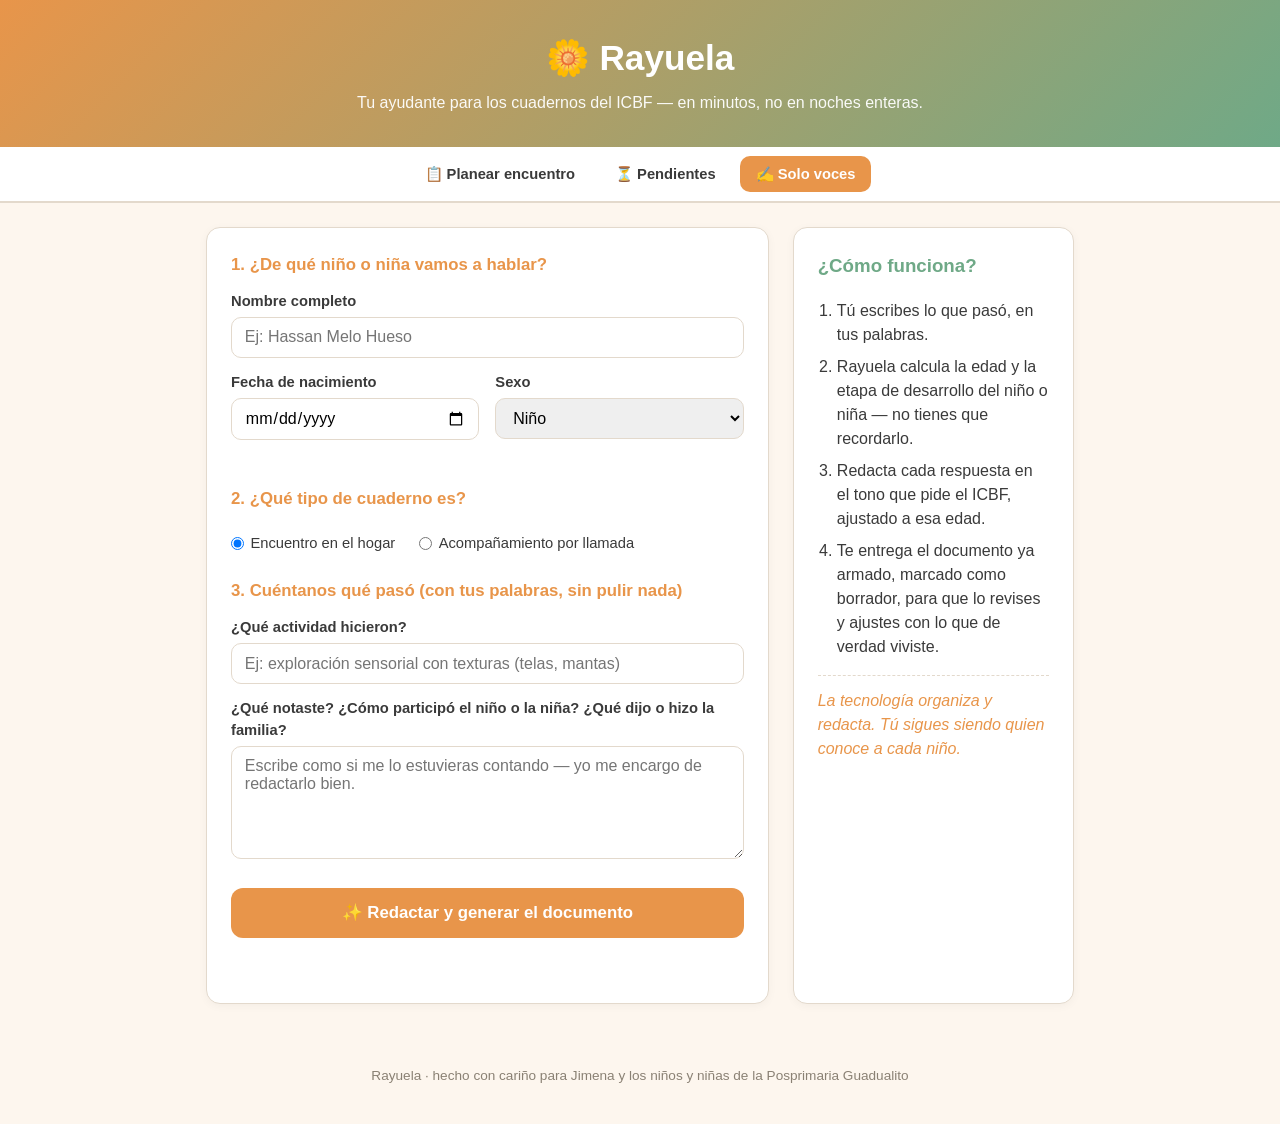
<file: frontend/index.html>
<!DOCTYPE html>
<html lang="es">
<head>
<meta charset="UTF-8">
<meta name="viewport" content="width=device-width, initial-scale=1.0">
<title>Rayuela — ayudante para Jimena</title>
<link rel="stylesheet" href="css/estilo.css">
</head>
<body>
  <header class="encabezado">
    <h1>🌼 Rayuela</h1>
    <p>Tu ayudante para los cuadernos del ICBF — en minutos, no en noches enteras.</p>
  </header>

  <nav class="nav-principal">
    <a href="planeacion.html">📋 Planear encuentro</a>
    <a href="pendientes.html">⏳ Pendientes</a>
    <a href="index.html" class="activo">✍️ Solo voces</a>
  </nav>

  <main class="contenedor">
    <form id="formulario-voces" class="tarjeta">
      <h2>1. ¿De qué niño o niña vamos a hablar?</h2>

      <label for="nombre">Nombre completo</label>
      <input type="text" id="nombre" name="nombre" required placeholder="Ej: Hassan Melo Hueso">

      <div class="fila">
        <div class="campo">
          <label for="fecha_nacimiento">Fecha de nacimiento</label>
          <input type="date" id="fecha_nacimiento" name="fecha_nacimiento" required>
        </div>
        <div class="campo">
          <label for="genero">Sexo</label>
          <select id="genero" name="genero" required>
            <option value="M">Niño</option>
            <option value="F">Niña</option>
          </select>
        </div>
      </div>

      <p id="banda-info" class="ayuda" aria-live="polite"></p>

      <h2>2. ¿Qué tipo de cuaderno es?</h2>
      <div class="fila opciones">
        <label class="opcion">
          <input type="radio" name="tipo_cuaderno" value="hogar" checked> Encuentro en el hogar
        </label>
        <label class="opcion">
          <input type="radio" name="tipo_cuaderno" value="llamada"> Acompañamiento por llamada
        </label>
      </div>

      <h2>3. Cuéntanos qué pasó (con tus palabras, sin pulir nada)</h2>

      <label for="actividad">¿Qué actividad hicieron?</label>
      <input type="text" id="actividad" name="actividad" required
             placeholder="Ej: exploración sensorial con texturas (telas, mantas)">

      <label for="observaciones">¿Qué notaste? ¿Cómo participó el niño o la niña? ¿Qué dijo o hizo la familia?</label>
      <textarea id="observaciones" name="observaciones" rows="5" required
        placeholder="Escribe como si me lo estuvieras contando — yo me encargo de redactarlo bien."></textarea>

      <button type="submit" id="boton-generar">✨ Redactar y generar el documento</button>

      <p id="mensaje-estado" class="ayuda" aria-live="polite"></p>
    </form>

    <aside class="tarjeta nota">
      <h3>¿Cómo funciona?</h3>
      <ol>
        <li>Tú escribes lo que pasó, en tus palabras.</li>
        <li>Rayuela calcula la edad y la etapa de desarrollo del niño o niña — no tienes que recordarlo.</li>
        <li>Redacta cada respuesta en el tono que pide el ICBF, ajustado a esa edad.</li>
        <li>Te entrega el documento ya armado, marcado como borrador, para que lo revises y ajustes con lo que de verdad viviste.</li>
      </ol>
      <p class="firma">La tecnología organiza y redacta. Tú sigues siendo quien conoce a cada niño.</p>
    </aside>
  </main>

  <footer class="pie">
    <p>Rayuela · hecho con cariño para Jimena y los niños y niñas de la Posprimaria Guadualito</p>
  </footer>

  <script src="js/app.js"></script>
</body>
</html>
</file>
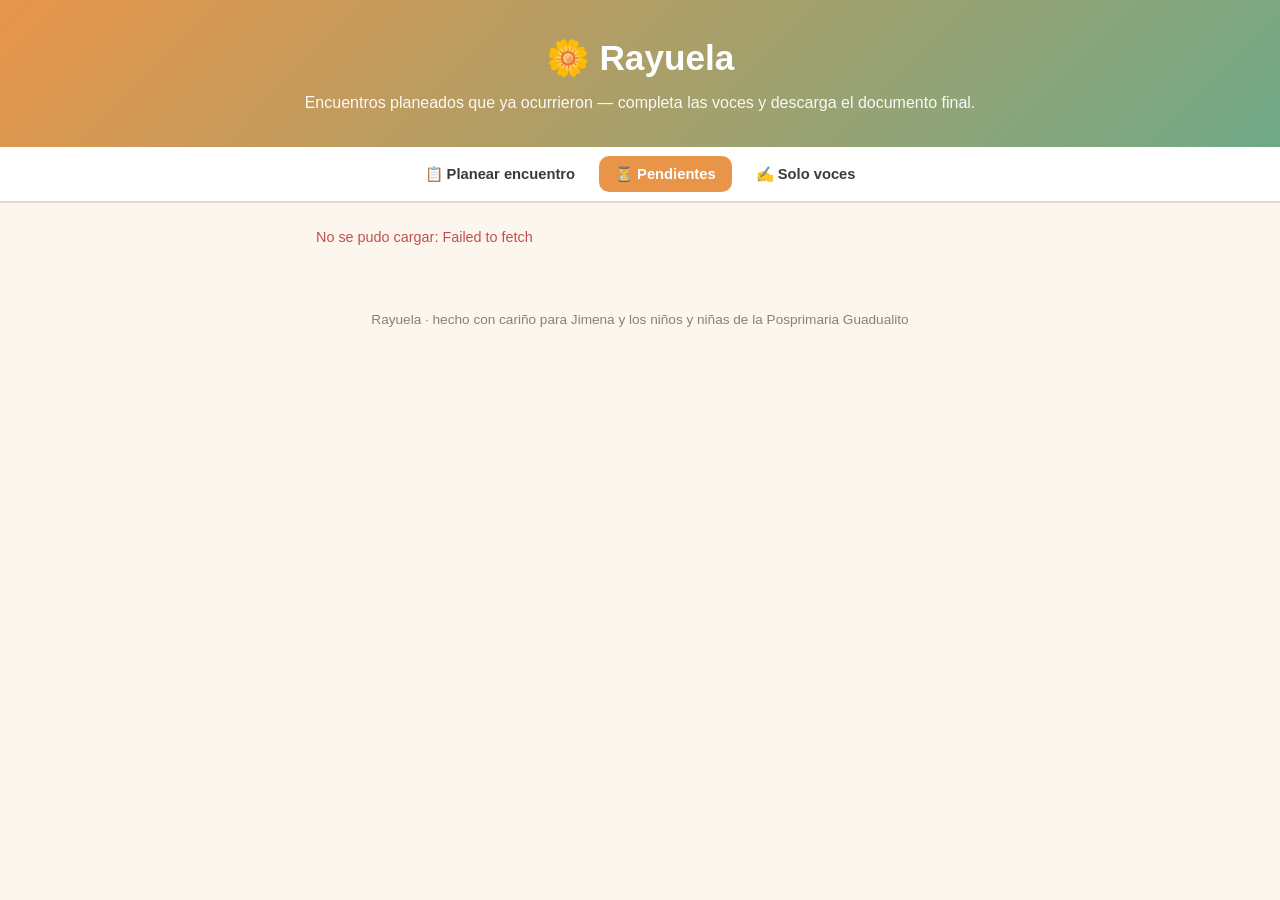
<file: frontend/pendientes.html>
<!DOCTYPE html>
<html lang="es">
<head>
<meta charset="UTF-8">
<meta name="viewport" content="width=device-width, initial-scale=1.0">
<title>Rayuela — Pendientes por completar</title>
<link rel="stylesheet" href="css/estilo.css">
</head>
<body>
  <header class="encabezado">
    <h1>🌼 Rayuela</h1>
    <p>Encuentros planeados que ya ocurrieron — completa las voces y descarga el documento final.</p>
  </header>

  <nav class="nav-principal">
    <a href="planeacion.html">📋 Planear encuentro</a>
    <a href="pendientes.html" class="activo">⏳ Pendientes</a>
    <a href="index.html">✍️ Solo voces</a>
  </nav>

  <main class="contenedor-simple">
    <div id="contenido-pendientes">
      <p class="cargando">Cargando pendientes...</p>
    </div>
  </main>

  <footer class="pie">
    <p>Rayuela · hecho con cariño para Jimena y los niños y niñas de la Posprimaria Guadualito</p>
  </footer>

  <script src="js/pendientes.js"></script>
</body>
</html>
</file>
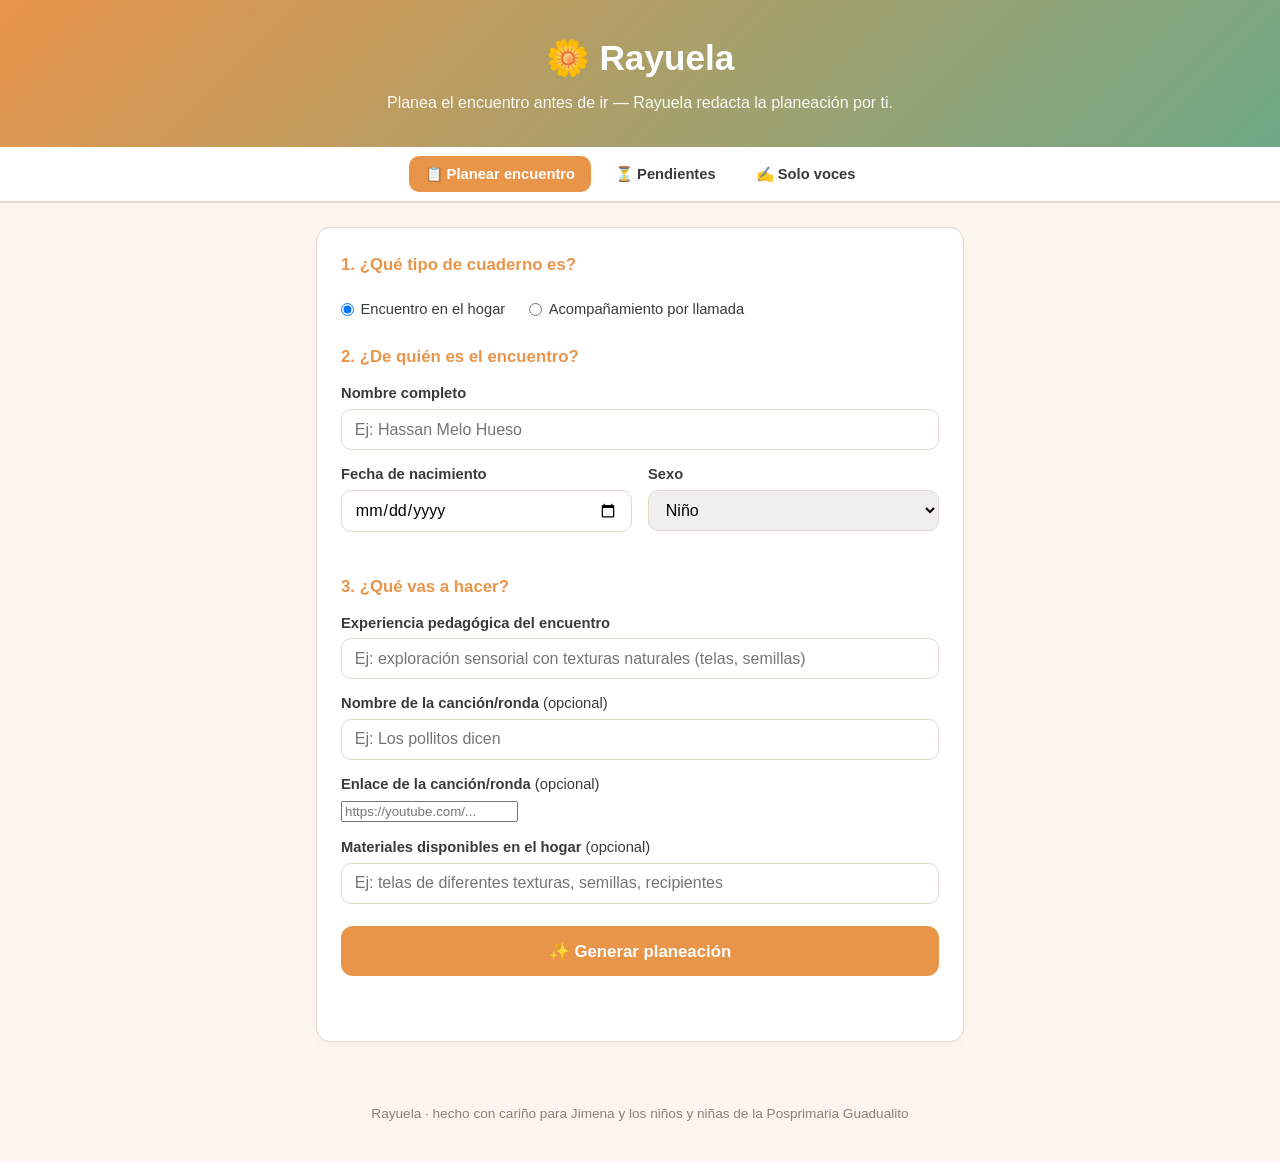
<file: frontend/planeacion.html>
<!DOCTYPE html>
<html lang="es">
<head>
<meta charset="UTF-8">
<meta name="viewport" content="width=device-width, initial-scale=1.0">
<title>Rayuela — Planear encuentro</title>
<link rel="stylesheet" href="css/estilo.css">
</head>
<body>
  <header class="encabezado">
    <h1>🌼 Rayuela</h1>
    <p>Planea el encuentro antes de ir — Rayuela redacta la planeación por ti.</p>
  </header>

  <nav class="nav-principal">
    <a href="planeacion.html" class="activo">📋 Planear encuentro</a>
    <a href="pendientes.html">⏳ Pendientes</a>
    <a href="index.html">✍️ Solo voces</a>
  </nav>

  <main class="contenedor-simple">
    <form id="formulario-planeacion" class="tarjeta">
      <h2>1. ¿Qué tipo de cuaderno es?</h2>
      <div class="fila opciones">
        <label class="opcion">
          <input type="radio" name="tipo_cuaderno" value="hogar" checked>
          Encuentro en el hogar
        </label>
        <label class="opcion">
          <input type="radio" name="tipo_cuaderno" value="llamada">
          Acompañamiento por llamada
        </label>
      </div>

      <h2>2. ¿De quién es el encuentro?</h2>

      <label for="nombre">Nombre completo</label>
      <input type="text" id="nombre" name="nombre" required
             placeholder="Ej: Hassan Melo Hueso">

      <div id="campo-tipo-participante" class="oculto">
        <label for="tipo_participante">Tipo de participante</label>
        <select id="tipo_participante" name="tipo_participante">
          <option value="nino">Niño</option>
          <option value="nina">Niña</option>
          <option value="bebe">Bebé</option>
          <option value="gestante">Mujer gestante</option>
        </select>
      </div>

      <div class="fila" id="fila-edad">
        <div class="campo">
          <label for="fecha_nacimiento">Fecha de nacimiento</label>
          <input type="date" id="fecha_nacimiento" name="fecha_nacimiento">
        </div>
        <div class="campo">
          <label for="genero">Sexo</label>
          <select id="genero" name="genero">
            <option value="M">Niño</option>
            <option value="F">Niña</option>
          </select>
        </div>
      </div>

      <p id="banda-info" class="ayuda" aria-live="polite"></p>

      <!-- HOGAR: una sola experiencia -->
      <div class="campos-hogar" id="campos-hogar">
        <h2>3. ¿Qué vas a hacer?</h2>

        <label for="actividad_principal">Experiencia pedagógica del encuentro</label>
        <input type="text" id="actividad_principal" name="actividad_principal"
               placeholder="Ej: exploración sensorial con texturas naturales (telas, semillas)">

        <label for="nombre_ronda">Nombre de la canción/ronda <span style="font-weight:400">(opcional)</span></label>
        <input type="text" id="nombre_ronda" name="nombre_ronda"
               placeholder="Ej: Los pollitos dicen">

        <label for="link_ronda">Enlace de la canción/ronda <span style="font-weight:400">(opcional)</span></label>
        <input type="url" id="link_ronda" name="link_ronda"
               placeholder="https://youtube.com/...">

        <label for="objetos_paquete">Materiales disponibles en el hogar <span style="font-weight:400">(opcional)</span></label>
        <input type="text" id="objetos_paquete" name="objetos_paquete"
               placeholder="Ej: telas de diferentes texturas, semillas, recipientes">
      </div>

      <!-- LLAMADA: dos planeaciones independientes -->
      <div class="campos-llamada oculto" id="campos-llamada">
        <h2>3. Planeación 1</h2>

        <label for="actividad_principal_llamada">Tema o práctica priorizada 1</label>
        <input type="text" id="actividad_principal_llamada" name="actividad_principal_llamada"
               placeholder="Ej: reconocimiento de partes del cuerpo">

        <label for="nombre_ronda_llamada">Nombre de la canción 1</label>
        <input type="text" id="nombre_ronda_llamada" name="nombre_ronda_llamada"
               placeholder="Ej: Cabeza, hombros, rodillas y pies">

        <label for="link_ronda_llamada">Enlace de la canción 1</label>
        <input type="url" id="link_ronda_llamada" name="link_ronda_llamada"
               placeholder="https://youtube.com/...">

        <label for="objetos_paquete_llamada">Materiales disponibles para esta experiencia <span style="font-weight:400">(opcional)</span></label>
        <input type="text" id="objetos_paquete_llamada" name="objetos_paquete_llamada"
               placeholder="Ej: peluches">

        <h2>4. Planeación 2</h2>

        <label for="actividad_principal_2">Tema o práctica priorizada 2</label>
        <input type="text" id="actividad_principal_2" name="actividad_principal_2"
               placeholder="Ej: clasificación de objetos por color">

        <label for="nombre_ronda_2">Nombre de la canción 2</label>
        <input type="text" id="nombre_ronda_2" name="nombre_ronda_2"
               placeholder="Ej: Los colores">

        <label for="link_ronda_2">Enlace de la canción 2</label>
        <input type="url" id="link_ronda_2" name="link_ronda_2"
               placeholder="https://youtube.com/...">

        <label for="objetos_paquete_2">Materiales disponibles para esta experiencia <span style="font-weight:400">(opcional)</span></label>
        <input type="text" id="objetos_paquete_2" name="objetos_paquete_2"
               placeholder="Ej: recipientes de colores">

        <h2>5. Detalles del acompañamiento</h2>

        <label for="modalidad_acompanamiento">Modalidad de acompañamiento</label>
        <input type="text" id="modalidad_acompanamiento" name="modalidad_acompanamiento"
               value="Llamada telefónica"
               placeholder="Ej: Llamada telefónica, videollamada...">

        <label for="aspectos_fortalecer">Aspectos a fortalecer <span style="font-weight:400">(opcional)</span></label>
        <input type="text" id="aspectos_fortalecer" name="aspectos_fortalecer"
               placeholder="Ej: lenguaje expresivo, motricidad fina">
      </div>

      <button type="submit" id="boton-planear">✨ Generar planeación</button>

      <p id="mensaje-estado" class="ayuda" aria-live="polite"></p>
    </form>
  </main>

  <footer class="pie">
    <p>Rayuela · hecho con cariño para Jimena y los niños y niñas de la Posprimaria Guadualito</p>
  </footer>

  <script src="js/planeacion.js"></script>
</body>
</html>
</file>
<file: frontend/css/estilo.css>
:root {
  --naranja: #e8954a;
  --verde: #6fa987;
  --crema: #fdf6ee;
  --texto: #3a3a3a;
  --borde: #e3d9cc;
}

* { box-sizing: border-box; }

body {
  margin: 0;
  font-family: -apple-system, "Segoe UI", Roboto, sans-serif;
  background: var(--crema);
  color: var(--texto);
  line-height: 1.5;
}

.encabezado {
  background: linear-gradient(135deg, var(--naranja), var(--verde));
  color: white;
  padding: 2rem 1.5rem;
  text-align: center;
}
.encabezado h1 { margin: 0; font-size: 2.2rem; }
.encabezado p { margin: .4rem 0 0; opacity: .95; }

.contenedor {
  max-width: 900px;
  margin: 1.5rem auto;
  padding: 0 1rem;
  display: grid;
  grid-template-columns: 2fr 1fr;
  gap: 1.5rem;
}
@media (max-width: 720px) {
  .contenedor { grid-template-columns: 1fr; }
}

.tarjeta {
  background: white;
  border: 1px solid var(--borde);
  border-radius: 14px;
  padding: 1.5rem;
  box-shadow: 0 2px 10px rgba(0,0,0,.04);
}

h2 { font-size: 1.05rem; color: var(--naranja); margin: 1.2rem 0 .5rem; }
h2:first-child { margin-top: 0; }

label { display: block; font-weight: 600; margin: .8rem 0 .3rem; font-size: .92rem; }

input[type="text"], input[type="date"], select, textarea {
  width: 100%;
  padding: .65rem .8rem;
  border: 1px solid var(--borde);
  border-radius: 10px;
  font-size: 1rem;
  font-family: inherit;
}
textarea { resize: vertical; }

.fila { display: flex; gap: 1rem; }
.campo { flex: 1; }
.opciones { gap: 1.5rem; align-items: center; }
.opcion { display: flex; align-items: center; gap: .4rem; font-weight: 500; }
.opcion input { width: auto; margin: 0; }

button {
  margin-top: 1.4rem;
  width: 100%;
  padding: .9rem;
  background: var(--naranja);
  color: white;
  border: none;
  border-radius: 12px;
  font-size: 1.05rem;
  font-weight: 700;
  cursor: pointer;
  transition: background .15s ease;
}
button:hover { background: #d6803a; }
button:disabled { background: #cbb89a; cursor: wait; }

.ayuda { font-size: .9rem; color: var(--verde); min-height: 1.2em; margin-top: .6rem; }
.ayuda.error { color: #c0504d; }

.nota h3 { margin-top: 0; color: var(--verde); }
.nota ol { padding-left: 1.2rem; }
.nota li { margin-bottom: .5rem; }
.firma { font-style: italic; color: var(--naranja); border-top: 1px dashed var(--borde); padding-top: .8rem; }

.pie {
  text-align: center;
  padding: 1.5rem;
  font-size: .85rem;
  color: #8a8174;
}

/* ── Navegación ─────────────────────────────────────── */
.nav-principal {
  background: white;
  border-bottom: 2px solid var(--borde);
  display: flex;
  justify-content: center;
  gap: .5rem;
  padding: .55rem 1rem;
  flex-wrap: wrap;
}
.nav-principal a {
  text-decoration: none;
  color: var(--texto);
  font-weight: 600;
  font-size: .92rem;
  padding: .45rem 1rem;
  border-radius: 10px;
  transition: background .15s, color .15s;
}
.nav-principal a:hover { background: var(--crema); }
.nav-principal a.activo {
  background: var(--naranja);
  color: white;
}

/* ── Badge conteo pendientes ────────────────────────── */
.badge {
  display: inline-block;
  background: var(--verde);
  color: white;
  border-radius: 99px;
  font-size: .75rem;
  padding: .1rem .45rem;
  margin-left: .3rem;
  font-weight: 700;
  vertical-align: middle;
}

/* ── Lista de pendientes ────────────────────────────── */
.lista-pendientes { display: flex; flex-direction: column; gap: 1rem; }

.item-pendiente {
  background: white;
  border: 1px solid var(--borde);
  border-radius: 14px;
  padding: 1rem 1.2rem;
  box-shadow: 0 2px 8px rgba(0,0,0,.04);
}
.item-pendiente h3 { margin: 0 0 .3rem; color: var(--naranja); font-size: 1rem; }
.item-meta { font-size: .85rem; color: #8a8174; margin-bottom: .6rem; }

.btn-completar {
  background: var(--verde);
  color: white;
  border: none;
  border-radius: 10px;
  padding: .55rem 1.1rem;
  font-size: .92rem;
  font-weight: 700;
  cursor: pointer;
  transition: background .15s;
}
.btn-completar:hover { background: #5a9070; }
.btn-completar:disabled { background: #a0c4b0; cursor: wait; }

.completar-panel {
  display: none;
  margin-top: .9rem;
  padding-top: .9rem;
  border-top: 1px dashed var(--borde);
}
.completar-panel.abierto { display: block; }
.completar-panel label { display: block; font-weight: 600; margin-bottom: .4rem; font-size: .92rem; }
.completar-panel textarea {
  width: 100%;
  padding: .65rem .8rem;
  border: 1px solid var(--borde);
  border-radius: 10px;
  font-size: 1rem;
  font-family: inherit;
  resize: vertical;
}
.completar-panel button {
  margin-top: .8rem;
  width: 100%;
  padding: .8rem;
  background: var(--naranja);
  color: white;
  border: none;
  border-radius: 12px;
  font-size: 1rem;
  font-weight: 700;
  cursor: pointer;
  transition: background .15s;
}
.completar-panel button:hover { background: #d6803a; }
.completar-panel button:disabled { background: #cbb89a; cursor: wait; }

.sin-pendientes {
  text-align: center;
  color: #8a8174;
  padding: 2rem 1rem;
  font-style: italic;
}

/* ── Spinner de carga ───────────────────────────────── */
.cargando { text-align: center; color: var(--verde); padding: 2rem; font-style: italic; }

/* ── Campo opcional (solo aparece en hogar) ─────────── */
.campos-hogar { transition: opacity .2s; }
.campos-hogar.oculto { display: none; }

/* ── Genérico: ocultar cualquier bloque condicional ──── */
.campos-llamada { transition: opacity .2s; }
.oculto { display: none; }

/* ── Contenedor de página completa (sin sidebar) ───── */
.contenedor-simple {
  max-width: 680px;
  margin: 1.5rem auto;
  padding: 0 1rem;
}
</file>
